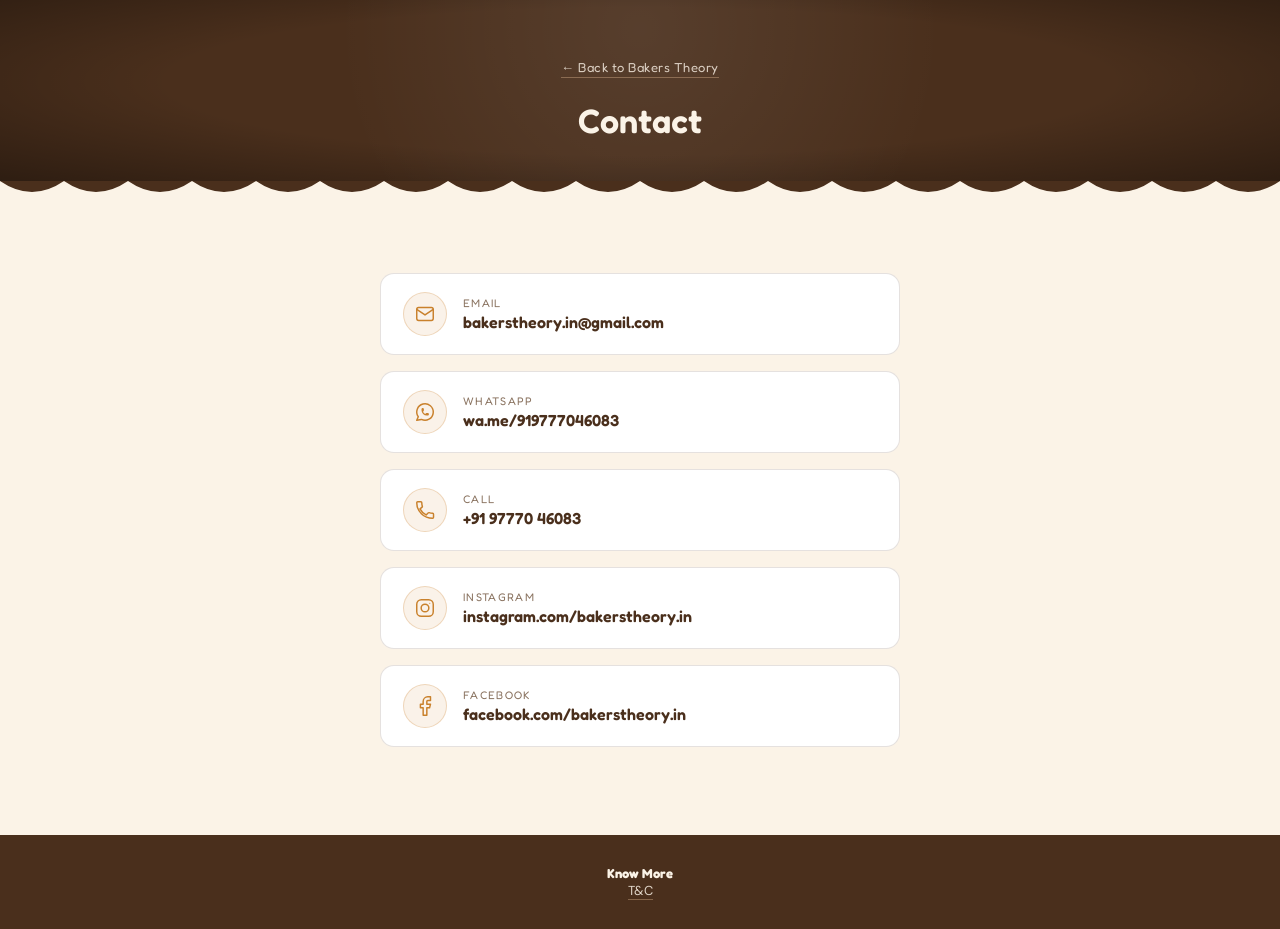
<file: contact.html>
<!DOCTYPE html>
<html lang="en">
<head>
<meta charset="UTF-8" />
<meta name="viewport" content="width=device-width, initial-scale=1.0" />
<title>Contact - Bakers Theory</title>
<link rel="preconnect" href="https://fonts.googleapis.com">
<link href="https://fonts.googleapis.com/css2?family=Fredoka:wght@400;500;600;700&family=DM+Sans:ital,wght@0,400;0,500;0,600;1,400&family=Allura&display=swap" rel="stylesheet">
<link rel="stylesheet" href="styles.css">
</head>
<body>
  <section class="page-header">
    <div class="wrap inner">
      <a class="back-link" href="/">&larr; Back to Bakers Theory</a>
      <h1>Contact</h1>
    </div>
  </section>
  <div class="scallop" aria-hidden="true">
    <svg viewBox="0 0 400 20" preserveAspectRatio="none">
      <path d="M0,0 Q10,20 20,0 Q30,20 40,0 Q50,20 60,0 Q70,20 80,0 Q90,20 100,0 Q110,20 120,0 Q130,20 140,0 Q150,20 160,0 Q170,20 180,0 Q190,20 200,0 Q210,20 220,0 Q230,20 240,0 Q250,20 260,0 Q270,20 280,0 Q290,20 300,0 Q310,20 320,0 Q330,20 340,0 Q350,20 360,0 Q370,20 380,0 Q390,20 400,0 L400,0 L0,0 Z" fill="var(--brown-deep)"/>
    </svg>
  </div>
  <section class="contact-section">
    <div class="contact-inner">
      <!-- <p class="contact-lede">Got a question, a custom order in mind, or just want to say hi before we open? We'd love to hear from you.</p> -->
      <ul class="contact-cards">
        <li>
          <span class="contact-icon" aria-hidden="true">
            <svg viewBox="0 0 24 24" fill="none" stroke="currentColor" stroke-width="1.6" stroke-linecap="round" stroke-linejoin="round"><rect x="3" y="5" width="18" height="14" rx="2"/><path d="M3 7l9 6 9-6"/></svg>
          </span>
          <span class="contact-detail">
            <span class="contact-label">Email</span>
            <a class="contact-value" href="mailto:bakerstheory.in@gmail.com">bakerstheory.in@gmail.com</a>
          </span>
        </li>
        <li>
          <span class="contact-icon" aria-hidden="true">
            <svg viewBox="0 0 24 24" fill="none" stroke="currentColor" stroke-width="1.6" stroke-linecap="round" stroke-linejoin="round"><path d="M3 21l1.65 -3.8a9 9 0 1 1 3.4 2.9l-5.05 .9"/><path d="M9 10a.5 .5 0 0 0 1 0v-1a.5 .5 0 0 0 -1 0v1a5 5 0 0 0 5 5h1a.5 .5 0 0 0 0 -1h-1a.5 .5 0 0 0 0 1"/></svg>
          </span>
          <span class="contact-detail">
            <span class="contact-label">WhatsApp</span>
            <a class="contact-value" href="https://wa.me/919777046083" target="_blank" rel="noopener noreferrer">wa.me/919777046083</a>
          </span>
        </li>
        <li>
          <span class="contact-icon" aria-hidden="true">
            <svg viewBox="0 0 24 24" fill="none" stroke="currentColor" stroke-width="1.6" stroke-linecap="round" stroke-linejoin="round"><path d="M6.6 10.8c1.4 2.8 3.8 5.2 6.6 6.6l2.2-2.2c.3-.3.7-.4 1.1-.3 1.2.4 2.5.6 3.8.6.6 0 1 .4 1 1V20c0 .6-.4 1-1 1C10.7 21 3 13.3 3 4c0-.6.4-1 1-1h3.5c.6 0 1 .4 1 1 0 1.3.2 2.6.6 3.8.1.4 0 .8-.3 1.1L6.6 10.8z"/></svg>
          </span>
          <span class="contact-detail">
            <span class="contact-label">Call</span>
            <a class="contact-value" href="tel:+919777046083">+91 97770 46083</a>
          </span>
        </li>
        <li>
          <span class="contact-icon" aria-hidden="true">
            <svg viewBox="0 0 24 24" fill="none" stroke="currentColor" stroke-width="1.6" stroke-linecap="round" stroke-linejoin="round"><rect x="3" y="3" width="18" height="18" rx="5"/><circle cx="12" cy="12" r="4.2"/><circle cx="17.2" cy="6.8" r="0.6" fill="currentColor" stroke="none"/></svg>
          </span>
          <span class="contact-detail">
            <span class="contact-label">Instagram</span>
            <a class="contact-value" href="https://instagram.com/bakerstheory.in" target="_blank" rel="noopener noreferrer">instagram.com/bakerstheory.in</a>
          </span>
        </li>
        <li>
          <span class="contact-icon" aria-hidden="true">
            <svg viewBox="0 0 24 24" fill="none" stroke="currentColor" stroke-width="1.6" stroke-linecap="round" stroke-linejoin="round"><path d="M18 2h-3a5 5 0 00-5 5v3H7v4h3v8h4v-8h3l1-4h-4V7a1 1 0 011-1h3z"/></svg>
          </span>
          <span class="contact-detail">
            <span class="contact-label">Facebook</span>
            <a class="contact-value" href="https://facebook.com/bakerstheory.in" target="_blank" rel="noopener noreferrer">facebook.com/bakerstheory.in</a>
          </span>
        </li>
      </ul>
    </div>
  </section>
<footer>
  <strong>Know More</strong><br/>
  <a href="/tandc">T&amp;C</a>
</footer>
</body>
</html>
</file>
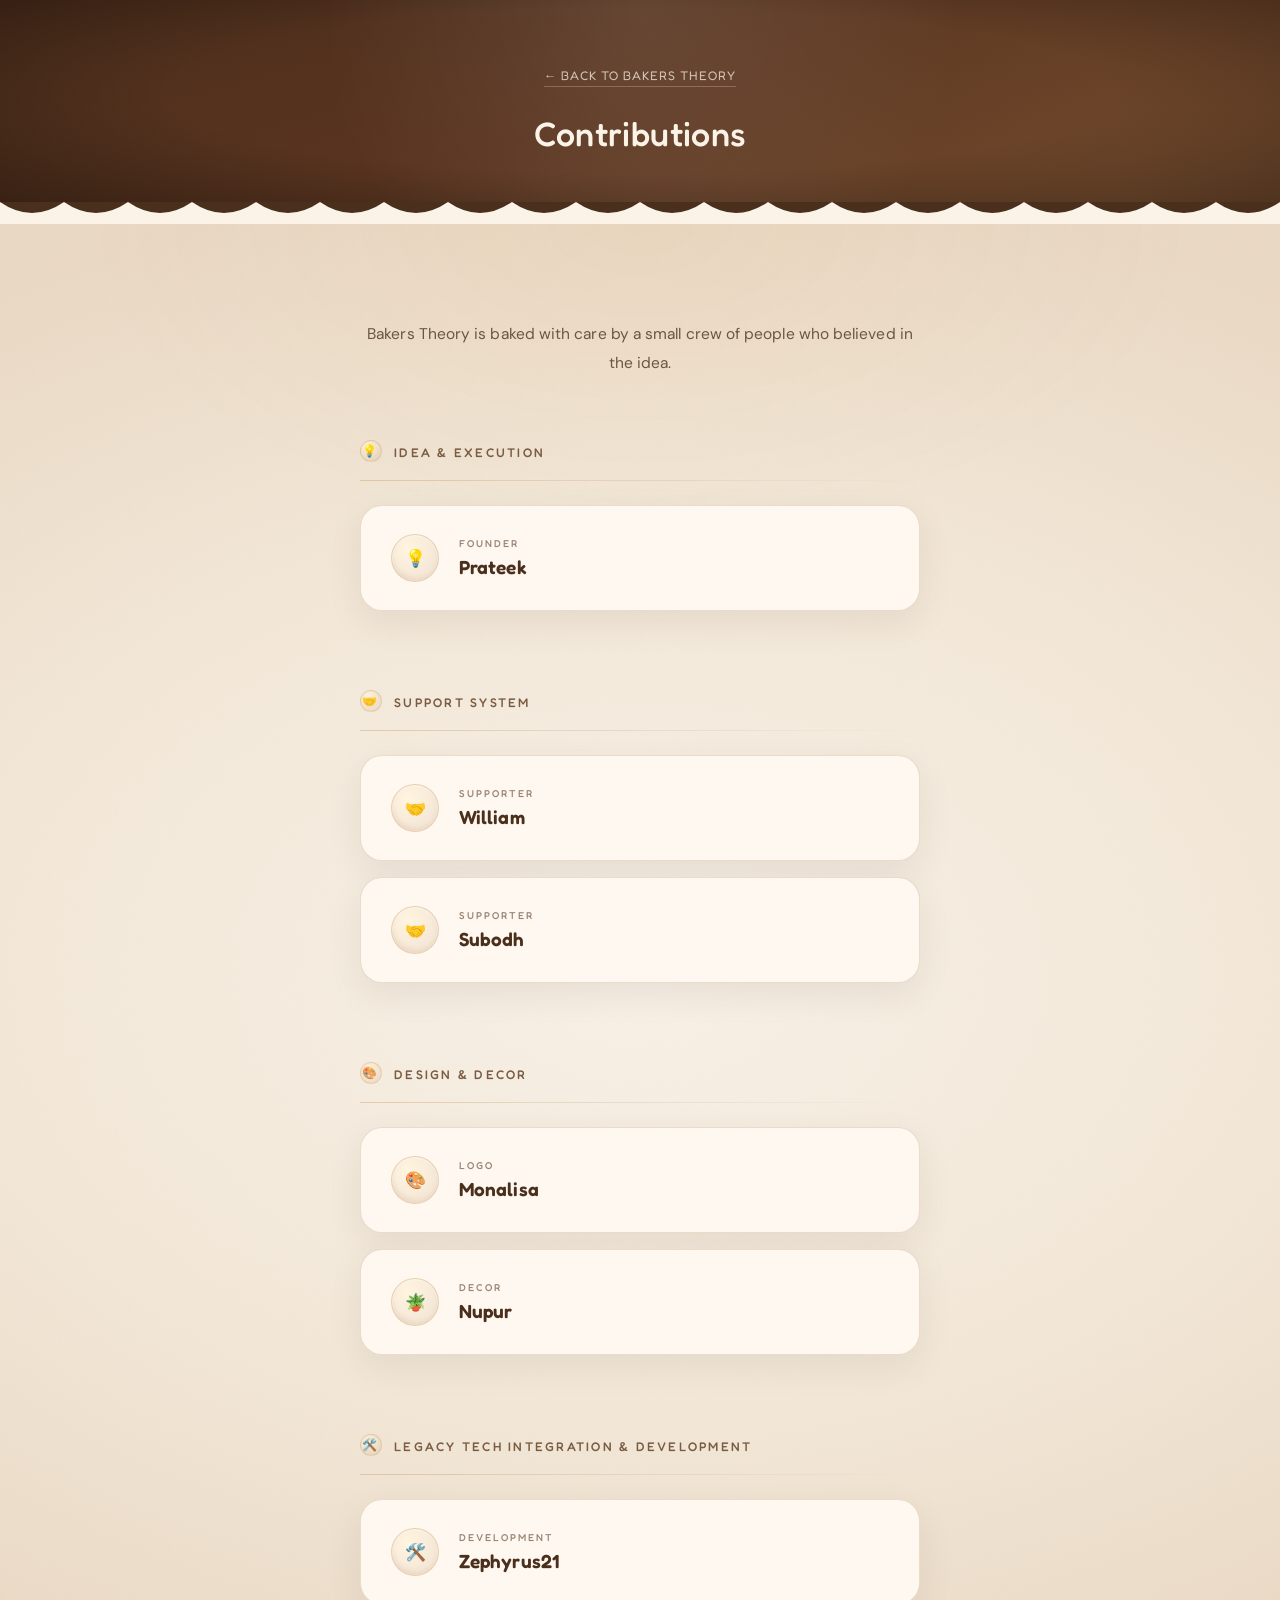
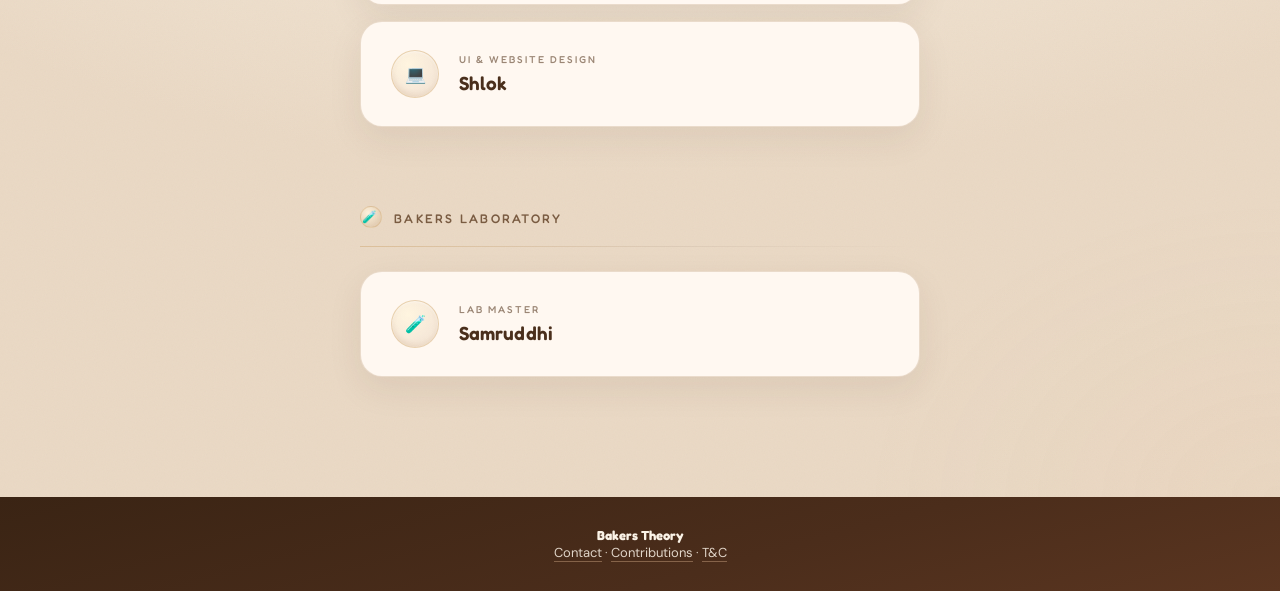
<file: contributions.html>
<!-- <a href="/contributions">Contributions</a> ·  -->
<!DOCTYPE html>
<html lang="en">
<head>
<meta charset="UTF-8" />
<meta name="viewport" content="width=device-width, initial-scale=1.0" />
<title>Contributions - Bakers Theory</title>
<link rel="preconnect" href="https://fonts.googleapis.com">
<link href="https://fonts.googleapis.com/css2?family=Fredoka:wght@400;500;600;700&family=DM+Sans:ital,wght@0,400;0,500;0,600;1,400&family=Allura&display=swap" rel="stylesheet">
<link rel="stylesheet" href="styles.css">
</head>
<body class="contributions">
  <section class="page-header">
    <div class="wrap inner">
      <a class="back-link" href="/">&larr; Back to Bakers Theory</a>
      <h1>Contributions</h1>
    </div>
  </section>
  <div class="scallop" aria-hidden="true">
    <svg viewBox="0 0 400 20" preserveAspectRatio="none">
      <path d="M0,0 Q10,20 20,0 Q30,20 40,0 Q50,20 60,0 Q70,20 80,0 Q90,20 100,0 Q110,20 120,0 Q130,20 140,0 Q150,20 160,0 Q170,20 180,0 Q190,20 200,0 Q210,20 220,0 Q230,20 240,0 Q250,20 260,0 Q270,20 280,0 Q290,20 300,0 Q310,20 320,0 Q330,20 340,0 Q350,20 360,0 Q370,20 380,0 Q390,20 400,0 L400,0 L0,0 Z" fill="var(--brown-deep)"/>
    </svg>
  </div>
  <section class="contact-section">
    <div class="contact-inner">
      <p class="contact-lede">Bakers Theory is baked with care by a small crew of people who believed in the idea.</p>

      <div class="contrib-group">
        <h2 class="contrib-group-title"><span class="contrib-icon" aria-hidden="true">💡</span><span class="contrib-title-text">Idea &amp; Execution</span></h2>
        <ul class="contact-cards">
          <li>
            <span class="contact-icon" aria-hidden="true">💡</span>
            <span class="contact-detail">
              <span class="contact-label">Founder</span>
              <span class="contact-dash" aria-hidden="true">&mdash;</span>
              <span class="contact-value">Prateek</span>
            </span>
          </li>
        </ul>
      </div>

      <div class="contrib-group">
        <h2 class="contrib-group-title"><span class="contrib-icon" aria-hidden="true">🤝</span><span class="contrib-title-text">Support System</span></h2>
        <ul class="contact-cards">
          <li>
            <span class="contact-icon" aria-hidden="true">🤝</span>
            <span class="contact-detail">
              <span class="contact-label">Supporter</span>
              <span class="contact-dash" aria-hidden="true">&mdash;</span>
              <span class="contact-value">William</span>
            </span>
          </li>
          <li>
            <span class="contact-icon" aria-hidden="true">🤝</span>
            <span class="contact-detail">
              <span class="contact-label">Supporter</span>
              <span class="contact-dash" aria-hidden="true">&mdash;</span>
              <span class="contact-value">Subodh</span>
            </span>
          </li>
        </ul>
      </div>

      <div class="contrib-group">
        <h2 class="contrib-group-title"><span class="contrib-icon" aria-hidden="true">🎨</span><span class="contrib-title-text">Design &amp; Decor</span></h2>
        <ul class="contact-cards">
          <li>
            <span class="contact-icon" aria-hidden="true">🎨</span>
            <span class="contact-detail">
              <span class="contact-label">Logo</span>
              <span class="contact-dash" aria-hidden="true">&mdash;</span>
              <span class="contact-value">Monalisa</span>
            </span>
          </li>
          <li>
            <span class="contact-icon" aria-hidden="true">🪴</span>
            <span class="contact-detail">
              <span class="contact-label">Decor</span>
              <span class="contact-dash" aria-hidden="true">&mdash;</span>
              <span class="contact-value">Nupur</span>
            </span>
          </li>
        </ul>
      </div>

      <div class="contrib-group">
        <h2 class="contrib-group-title"><span class="contrib-icon" aria-hidden="true">🛠️</span><span class="contrib-title-text">Legacy Tech Integration &amp; Development</span></h2>
        <ul class="contact-cards">
          <li>
            <span class="contact-icon" aria-hidden="true">🛠️</span>
            <span class="contact-detail">
              <span class="contact-label">Development</span>
              <span class="contact-dash" aria-hidden="true">&mdash;</span>
              <span class="contact-value">Zephyrus21</span>
            </span>
          </li>
          <li>
            <span class="contact-icon" aria-hidden="true">💻</span>
            <span class="contact-detail">
              <span class="contact-label">UI &amp; Website Design</span>
              <span class="contact-dash" aria-hidden="true">&mdash;</span>
              <span class="contact-value">Shlok</span>
            </span>
          </li>
        </ul>
      </div>

      <div class="contrib-group">
        <h2 class="contrib-group-title"><span class="contrib-icon" aria-hidden="true">🧪</span><span class="contrib-title-text">Bakers Laboratory</span></h2>
        <ul class="contact-cards">
          <li>
            <span class="contact-icon" aria-hidden="true">🧪</span>
            <span class="contact-detail">
              <span class="contact-label">Lab Master</span>
              <span class="contact-dash" aria-hidden="true">&mdash;</span>
              <span class="contact-value">Samruddhi</span>
            </span>
          </li>
        </ul>
      </div>

    </div>
  </section>
<footer>
  <strong>Bakers Theory</strong><br/>
  <a href="/contact">Contact</a> · <a href="/contributions">Contributions</a> · <a href="/tandc">T&amp;C</a>
</footer>
<script>
  (function () {
    var cards = document.querySelectorAll('.contact-cards li');
    var reduceMotion = window.matchMedia('(prefers-reduced-motion: reduce)').matches;

    if (reduceMotion || !('IntersectionObserver' in window)) {
      cards.forEach(function (card) { card.classList.add('in-view'); });
      return;
    }

    var observer = new IntersectionObserver(function (entries) {
      entries.forEach(function (entry) {
        if (entry.isIntersecting) {
          entry.target.classList.add('in-view');
          observer.unobserve(entry.target);
        }
      });
    }, { threshold: 0.15, rootMargin: '0px 0px -40px 0px' });

    cards.forEach(function (card, i) {
      card.style.transitionDelay = (Math.min(i, 6) * 60) + 'ms';
      observer.observe(card);
    });
  })();
</script>
</body>
</html>
</file>
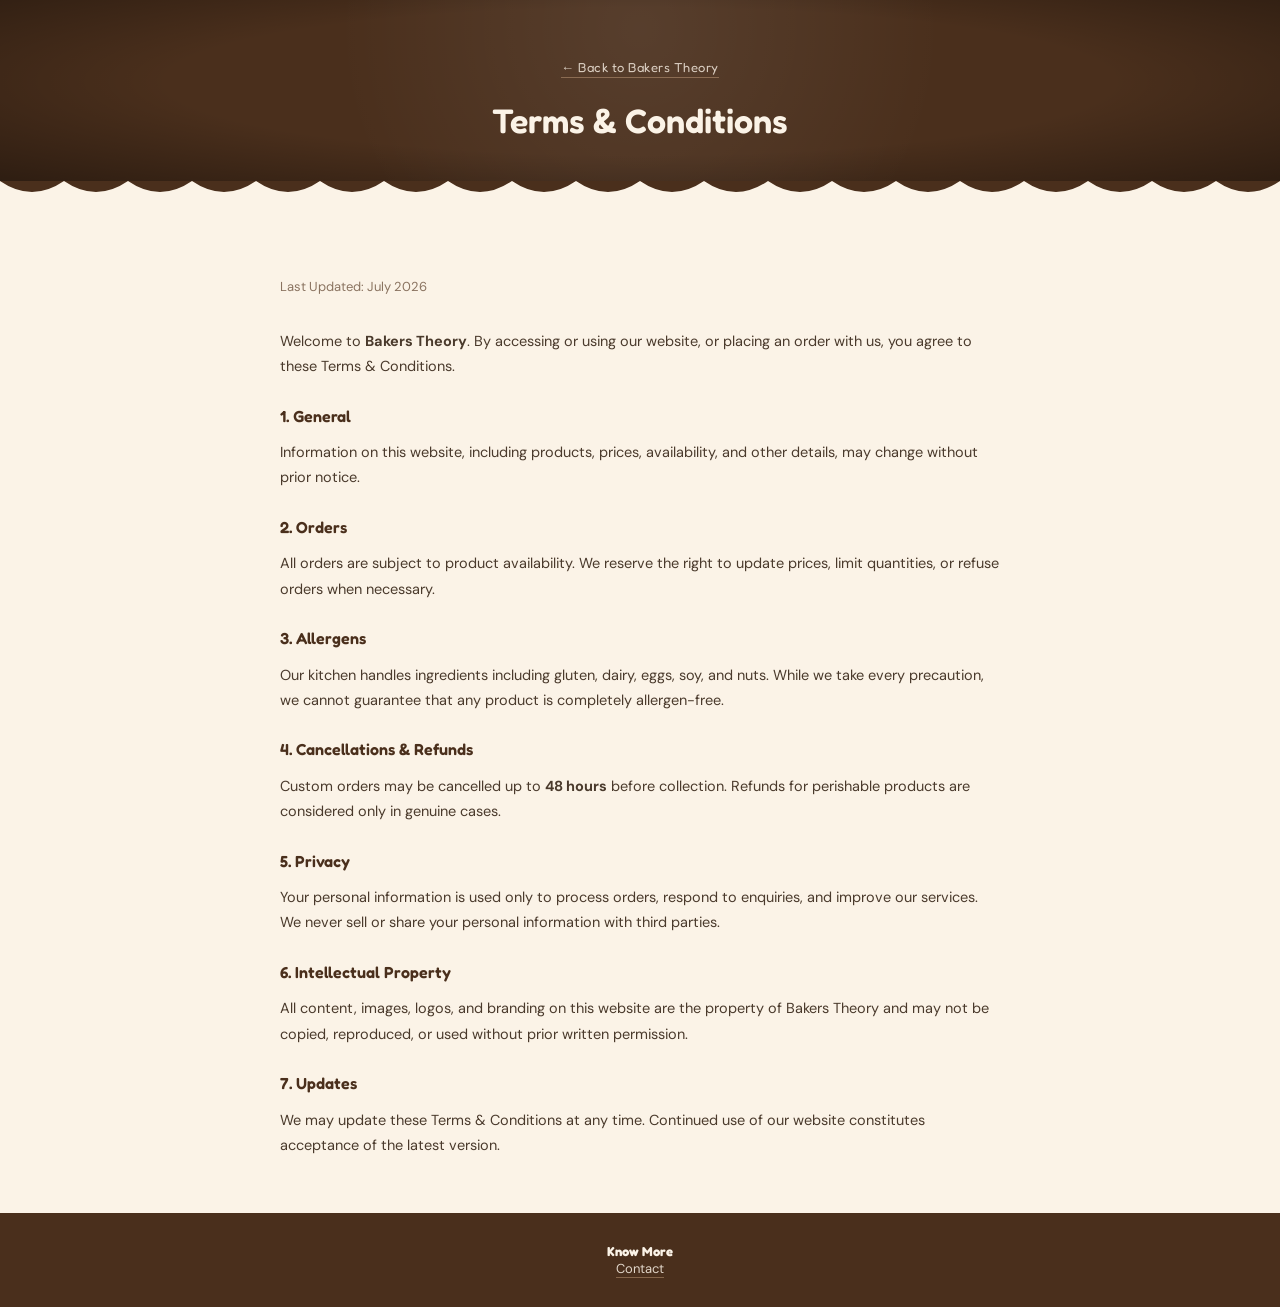
<file: tandc.html>
<!DOCTYPE html>
<html lang="en">
<head>
<meta charset="UTF-8" />
<meta name="viewport" content="width=device-width, initial-scale=1.0" />
<title>Terms & Conditions - Bakers Theory</title>
<link rel="preconnect" href="https://fonts.googleapis.com">
<link href="https://fonts.googleapis.com/css2?family=Fredoka:wght@400;500;600;700&family=DM+Sans:ital,wght@0,400;0,500;0,600;1,400&family=Allura&display=swap" rel="stylesheet">
<link rel="stylesheet" href="styles.css">
</head>

<body>

<section class="page-header">
  <div class="wrap inner">
    <a class="back-link" href="/">&larr; Back to Bakers Theory</a>
    <h1>Terms &amp; Conditions</h1>
  </div>
</section>

<div class="scallop" aria-hidden="true">
  <svg viewBox="0 0 400 20" preserveAspectRatio="none">
    <path d="M0,0 Q10,20 20,0 Q30,20 40,0 Q50,20 60,0 Q70,20 80,0 Q90,20 100,0 Q110,20 120,0 Q130,20 140,0 Q150,20 160,0 Q170,20 180,0 Q190,20 200,0 Q210,20 220,0 Q230,20 240,0 Q250,20 260,0 Q270,20 280,0 Q290,20 300,0 Q310,20 320,0 Q330,20 340,0 Q350,20 360,0 Q370,20 380,0 Q390,20 400,0 L400,0 L0,0 Z" fill="var(--brown-deep)"/>
  </svg>
</div>

<section class="terms">
  <div class="inner">

    <p class="updated">Last Updated: July 2026</p>

    <p>
      Welcome to <strong>Bakers Theory</strong>. By accessing or using our
      website, or placing an order with us, you agree to these Terms &amp;
      Conditions.
    </p>

    <h3>1. General</h3>
    <p>
      Information on this website, including products, prices, availability,
      and other details, may change without prior notice.
    </p>

    <h3>2. Orders</h3>
    <p>
      All orders are subject to product availability. We reserve the right to
      update prices, limit quantities, or refuse orders when necessary.
    </p>

    <h3>3. Allergens</h3>
    <p>
      Our kitchen handles ingredients including gluten, dairy, eggs, soy, and
      nuts. While we take every precaution, we cannot guarantee that any
      product is completely allergen-free.
    </p>

    <h3>4. Cancellations &amp; Refunds</h3>
    <p>
      Custom orders may be cancelled up to <strong>48 hours</strong> before
      collection. Refunds for perishable products are considered only in
      genuine cases.
    </p>

    <h3>5. Privacy</h3>
    <p>
      Your personal information is used only to process orders, respond to
      enquiries, and improve our services. We never sell or share your
      personal information with third parties.
    </p>

    <h3>6. Intellectual Property</h3>
    <p>
      All content, images, logos, and branding on this website are the
      property of Bakers Theory and may not be copied, reproduced, or used
      without prior written permission.
    </p>

    <h3>7. Updates</h3>
    <p>
      We may update these Terms &amp; Conditions at any time. Continued use of
      our website constitutes acceptance of the latest version.
    </p>

  </div>
</section>

<footer>
  <strong>Know More</strong><br>
  <a href="/contact">Contact</a>
</footer>

</body>
</html>
</file>
<file: styles.css>
:root{    
    --brown-deep:#4A2F1C;
    --brown-darker:#3A2414;
    --cream:#FBF3E7;
    --caramel:#C9812C;
    --caramel-warm:#D8A06A;
    --blush:#F2C9A0;
    --ink:#2B1B10;
    --line: rgba(74,47,28,0.14);
    --ease-luxury: cubic-bezier(.16,1,.3,1);
  }
  *{box-sizing:border-box;}
  html{scroll-behavior:smooth;}
  body{
    margin:0;
    min-height:100vh;
    display:flex;
    flex-direction:column;
    background:var(--cream);
    color:var(--ink);
    font-family:'DM Sans', sans-serif;
    -webkit-font-smoothing:antialiased;
  }
  h1,h2,h3,.display{
    font-family:'Fredoka', sans-serif;
    font-weight:600;
    color:var(--brown-deep);
    margin:0;
  }
  a{color:inherit;}
  .wrap{max-width:960px;margin:0 auto;padding:0 28px;}

  /* Scallop divider */
  .scallop{display:block;width:100%;height:22px;line-height:0;}
  .scallop svg{display:block;width:100%;height:100%;}

  /* HERO */
  .hero{
    background:var(--brown-deep);
    color:var(--cream);
    text-align:center;
    padding:104px 24px 64px;
    position:relative;
    overflow:hidden;
  }
  .hero::before{
    content:"";
    position:absolute;
    inset:0;
    background:
      radial-gradient(circle at 50% 16%, rgba(255,255,255,0.075), transparent 46%),
      radial-gradient(circle at 12% 88%, rgba(255,255,255,0.04), transparent 42%),
      radial-gradient(circle at 90% 80%, rgba(255,255,255,0.04), transparent 42%),
      radial-gradient(ellipse at 50% 45%, transparent 52%, rgba(0,0,0,0.38) 100%);
    pointer-events:none;
  }
  /* grain/noise overlay removed for a clean matte finish */

  /* SMS Login button */
  .sms-login-btn{
    position:absolute;
    top:24px;
    right:24px;
    z-index:5;
    display:flex;
    flex-direction:column;
    align-items:center;
    justify-content:center;
    line-height:1.15;
    text-decoration:none;
    font-family:'Fredoka', sans-serif;
    color:var(--cream);
    background:rgba(255,255,255,0.06);
    border:1.25px solid rgba(242,201,160,0.4);
    border-radius:999px;
    padding:9px 18px;
    cursor:pointer;
    transition:background .35s var(--ease-luxury), border-color .35s var(--ease-luxury), transform .35s var(--ease-luxury);
  }
  .sms-login-btn:hover,
  .sms-login-btn:focus-visible{
    background:rgba(255,255,255,0.12);
    border-color:var(--caramel);
    transform:translateY(-2px);
  }
  .sms-login-btn:focus-visible{
    outline:2px solid var(--caramel);
    outline-offset:2px;
  }
  .sms-login-btn .sms-main{
    font-size:14px;
    font-weight:700;
    letter-spacing:.04em;
  }
  .sms-login-btn .sms-sub{
    font-size:9.5px;
    font-weight:500;
    letter-spacing:.1em;
    text-transform:uppercase;
    color:var(--blush);
    margin-top:1px;
  }
  @media (max-width:480px){
    .sms-login-btn{top:16px; right:16px; padding:7px 14px;}
    .sms-login-btn .sms-main{font-size:12px;}
    .sms-login-btn .sms-sub{font-size:8px;}
  }

  @keyframes fadeSlideUp{
    from{opacity:0; transform:translateY(16px);}
    to{opacity:1; transform:translateY(0);}
  }

  .hero-announce{position:relative; margin-bottom:80px;}

  .script-line{
    display:flex;
    align-items:center;
    justify-content:center;
    gap:14px;
    margin:0 0 20px;
    line-height:1;
    font-family:'Allura', cursive;
    font-weight:400;
    font-size:clamp(30px, 6.4vw, 44px);
    color:var(--caramel-warm);
    opacity:0;
    animation:fadeSlideUp 650ms ease-out 0ms both;
  }
  .flourish{
    display:inline-block;
    width:34px;
    height:14px;
    flex:0 0 auto;
    opacity:0.75;
  }
  .flourish svg{display:block;width:100%;height:100%;}
  .flourish-right{transform:scaleX(-1);}

  .pill-wrap{
    display:flex;
    justify-content:center;
    margin:0 0 14px;
    opacity:0;
    animation:fadeSlideUp 650ms ease-out 200ms both;
  }
  .pill{
    display:inline-flex;
    align-items:center;
    white-space:nowrap;
    font-family:'Fredoka', sans-serif;
    font-weight:600;
    letter-spacing:0.2em;
    text-transform:uppercase;
    font-size:clamp(10.5px, 2.9vw, 13.5px);
    color:var(--cream);
    background:transparent;
    border:1.25px solid rgba(201,129,44,0.55);
    border-radius:999px;
    padding:11px clamp(16px, 4vw, 26px);
  }
  .pill .bullet{color:var(--caramel); margin:0 10px; font-size:0.8em;}

  .right-now{
    position:relative;
    display:inline-block;
    margin:0;
    font-family:'Fredoka', sans-serif;
    font-weight:600;
    letter-spacing:0.14em;
    text-transform:uppercase;
    font-size:clamp(12.5px, 2.6vw, 15px);
    color:rgba(251,243,231,0.72);
    opacity:0;
    animation:fadeSlideUp 650ms ease-out 350ms both;
  }
  .right-now .swoosh{
    position:absolute;
    left:50%;
    top:100%;
    transform:translateX(-50%);
    width:74px;
    height:14px;
    margin-top:6px;
    opacity:0.6;
  }
  .right-now .swoosh svg{display:block;width:100%;height:100%;}

  .logo-wrap{
    display:flex;
    flex-direction:column;
    align-items:center;
    justify-content:center;
    width:100%;
    text-align:center;
  }
  .logo-img{
    width:min(560px, 86vw);
    height:auto;
    margin:0 0 18px;
    display:block;
    overflow:visible;
    color:var(--cream);
    opacity:0;
    animation:fadeSlideUp 650ms ease-out 500ms both;
  }
  @media (max-width:480px){
    .hero{padding:80px 20px 56px;}
    .hero-announce{margin-bottom:64px;}
    .flourish{width:26px;}
    .pill{padding:10px clamp(14px, 5vw, 18px);}
  }
  .hero p.lede{
    max-width:520px;
    margin:18px auto 0;
    font-size:17px;
    line-height:1.7;
    color:rgba(251,243,231,0.86);
  }
  .oven-line{
    display:flex;
    align-items:center;
    justify-content:center;
    gap:10px;
    margin-top:34px;
    font-family:'Fredoka', sans-serif;
    font-size:15px;
    color:var(--blush);
  }
  .oven-line .dot{width:6px;height:6px;border-radius:50%; background:var(--caramel); animation:pulse 1.6s ease-in-out infinite;}
  .oven-line .dot:nth-child(4){animation-delay:.2s;}
  .oven-line .dot:nth-child(5){animation-delay:.4s;}
  @keyframes pulse{0%,100%{opacity:.35;} 50%{opacity:1;}}

  /* NOTIFY / STORY SECTION */
  .notify{padding:56px 24px 60px; text-align:center;}
  .notify h2{font-size:26px;margin-bottom:10px;}
  .notify p{max-width:460px;margin:0 auto 26px; color:#5b4534; line-height:1.6; font-size:15.5px;}
  .story{max-width:600px; margin:0 auto; text-align:left;}
  .story p{max-width:none; text-align:justify; line-height:1.5; margin-bottom:16px; color:#5b4534; font-size:15.5px;}
  .form-note{font-size:12.5px;color:#8a7360;margin-top:12px; text-align:center;}

  /* WHAT TO EXPECT + CONTACT */
  .details{
    background:var(--brown-deep);
    border-top:1px solid rgba(251,243,231,0.08);
    border-bottom:1px solid rgba(251,243,231,0.08);
    padding:80px 24px 88px;
    position:relative;
    overflow:hidden;
  }
  .details::before{
    content:"";
    position:absolute;
    inset:0;
    background:radial-gradient(circle at 50% 0%, rgba(255,255,255,0.06), transparent 55%);
    pointer-events:none;
  }
  .expect-inner{
    max-width:960px;
    margin:0 auto;
    text-align:center;
    position:relative;
    opacity:0;
    transform:translateY(24px);
    transition:opacity .7s ease-out, transform .7s ease-out;
  }
  .details.in-view .expect-inner{opacity:1; transform:translateY(0);}
  .expect-eyebrow{
    font-family:'Fredoka', sans-serif;
    font-size:12px;
    letter-spacing:.2em;
    text-transform:uppercase;
    color:var(--blush);
    opacity:.75;
    margin:0 0 14px;
  }
  .expect-heading{
    font-family:'Fredoka', sans-serif;
    font-weight:600;
    font-size:clamp(26px, 4vw, 34px);
    color:var(--cream);
    margin:0 0 48px;
    letter-spacing:.01em;
  }

  /* UPDATED INTERACTIVE GRID LAYOUT */
  .expect-grid{
    display: grid;
    grid-template-columns: repeat(auto-fill, minmax(220px, 1fr));
    gap: 28px;
    list-style: none;
    margin: 0 auto 56px;
    padding: 0;
  }
  .expect-grid li{
    background: rgba(255,255,255,0.03); /* Subtle luxury card background */
    border: 1px solid rgba(242,201,160,0.15);
    border-radius: 16px;
    overflow: hidden;
    text-align: center;
    cursor: pointer;
    font-family: 'DM Sans', sans-serif;
    font-size: 17px;
    font-weight: 500;
    color: rgba(251,243,231,0.92);
    padding-bottom: 20px;
    transition: transform 0.4s var(--ease-luxury), box-shadow 0.4s var(--ease-luxury), border-color 0.4s var(--ease-luxury), background 0.4s var(--ease-luxury);
  }
  .expect-grid li:hover{
    transform: translateY(-8px);
    box-shadow: 0 16px 32px rgba(0, 0, 0, 0.25);
    border-color: rgba(201,129,44,0.6); /* Caramel border glow on hover */
    background: rgba(255,255,255,0.06);
    color: var(--cream);
  }
  .expect-icon{
    width: 100%;
    aspect-ratio: 1 / 1;
    position: relative;
    background: rgba(0,0,0,0.15); /* Deepens the image well area slightly */
    display: block;
    margin-bottom: 16px;
    overflow: hidden;
  }
  .expect-icon img{
    position: absolute;
    top: 0;
    left: 0;
    width: 100%;
    height: 100%;
    padding: 32px; /* Adjust this to make the SVGs larger/smaller inside the squares */
    box-sizing: border-box;
    object-fit: contain;
    transition: transform 0.5s var(--ease-luxury);
  }
  .expect-grid li:hover .expect-icon img{
    transform: scale(1.1);
  }

  .expect-divider{
    width:64px;
    height:1px;
    margin:0 auto 0;
    background:linear-gradient(90deg, transparent, var(--caramel), transparent);
    opacity:.6;
  }

  @media (max-width:640px){
    .details{padding:64px 20px 72px;}
    .expect-heading{margin-bottom:40px;}
    /* On mobile, use a 2-column grid instead of 1 so cards aren't gigantic */
    .expect-grid{
        grid-template-columns: repeat(auto-fill, minmax(140px, 1fr));
        gap: 16px;
    }
    .expect-grid li { font-size: 15px; padding-bottom: 16px; }
    .expect-icon img { padding: 24px; }
  }

  @media (prefers-reduced-motion: reduce){
    .expect-inner{opacity:1; transform:none; transition:none;}
    .expect-grid li { transition: none; }
    .expect-icon img { transition: none; }
  }

  /* TERMS */
  .terms{padding:60px 24px 40px;}
  .terms .inner{max-width:720px;margin:0 auto;}

  /* TIMER STYLES */
  .timer-wrap{
    display:flex;
    align-items:center;
    justify-content:center;
    gap:18px;
    margin:28px 0 12px;
    padding:18px 22px;
    position:relative;
  }
  .timer-top{max-width:880px;margin-left:auto;margin-right:auto;}
  .timer-graphics{
    position:absolute;
    inset:auto auto 0 50%;
    transform:translateX(-50%);
    width:92%;
    height:64px;
    pointer-events:none;
    z-index:0;
    background: radial-gradient(closest-side at 10% 20%, rgba(201,129,44,0.06), transparent 20%),
                radial-gradient(closest-side at 90% 80%, rgba(216,160,106,0.05), transparent 18%);
    border-radius:14px;
  }
  .timer-display{
    position:relative;
    z-index:1;
    display:inline-block;
    background:linear-gradient(180deg, rgba(74,47,28,0.98), rgba(58,36,20,0.98));
    color:var(--cream);
    padding:18px 28px;
    border-radius:12px;
    font-family:'Fredoka', sans-serif;
    font-weight:700;
    font-size:clamp(28px,6vw,64px);
    letter-spacing:0.02em;
    box-shadow:0 8px 20px rgba(58,36,20,0.18), inset 0 -2px 0 rgba(255,255,255,0.02);
  }
  @media (max-width:640px){
    .timer-wrap{padding:12px 14px; margin:20px 0 8px}
    .timer-display{font-size:clamp(22px,10vw,44px); padding:12px 16px}
    .timer-graphics{height:44px}
  }
  .terms h2{font-size:24px;margin-bottom:6px;}
  .terms .updated{font-size:13px;color:#8a7360;margin-bottom:30px;}
  .terms h3{font-family:'Fredoka', sans-serif; font-size:16px; color:var(--brown-deep); margin:26px 0 8px;}
  .terms p, .terms li{font-size:14.5px; line-height:1.75; color:#4a3a2c;}
  .terms ul{padding-left:20px; margin:8px 0;}
  .terms ol{padding-left:20px; margin:8px 0;}
  .terms li{margin-bottom:4px;}

  /* ===================================================================
     PAGE HEADER (Contact / T&C / Contributions) — ORIGINAL, SHARED
     =================================================================== */
  .page-header{
    background:var(--brown-deep);
    color:var(--cream);
    text-align:center;
    padding:56px 24px 40px;
    position:relative;
    overflow:hidden;
  }
  .page-header::before{
    content:"";
    position:absolute;
    inset:0;
    background:
      radial-gradient(circle at 50% 16%, rgba(255,255,255,0.075), transparent 46%),
      radial-gradient(ellipse at 50% 45%, transparent 52%, rgba(0,0,0,0.38) 100%);
    pointer-events:none;
  }
  .page-header .inner{position:relative;}
  .back-link{
    display:inline-flex;
    align-items:center;
    gap:6px;
    font-family:'Fredoka', sans-serif;
    font-size:13px;
    letter-spacing:.04em;
    color:rgba(251,243,231,0.8);
    text-decoration:none;
    border-bottom:1px solid rgba(242,201,160,0.35);
    padding-bottom:2px;
    margin-bottom:22px;
    transition:color .2s ease, border-color .2s ease;
  }
  .back-link:hover, .back-link:focus-visible{color:var(--cream); border-color:var(--caramel-warm);}
  .page-header h1{color:var(--cream); font-size:clamp(26px, 4vw, 34px);}

  /* ===================================================================
     CONTACT + CONTRIBUTIONS CARDS — ORIGINAL, SHARED
     (used as-is by contact.html and tandc.html; contributions.html
     overrides these below, scoped to body.contributions only)
     =================================================================== */
  .contact-section{padding:70px 24px 88px;}
  .contact-inner{max-width:520px; margin:0 auto; text-align:center;}
  .contact-lede{font-size:15px; line-height:1.75; color:#4a3a2c; margin:0 0 40px;}
  .contact-cards{list-style:none; margin:0; padding:0; display:flex; flex-direction:column; gap:16px;}
  .contact-cards li{
    background:#fff;
    border:1px solid var(--line);
    border-radius:14px;
    padding:18px 22px;
    display:flex;
    align-items:center;
    gap:16px;
    text-align:left;
  }
  .contact-icon{
    font-size:20px;
    line-height:1;
    flex:0 0 auto;
    width:44px;
    height:44px;
    display:flex;
    align-items:center;
    justify-content:center;
    border-radius:50%;
    background:rgba(201,129,44,0.1);
    border:1px solid rgba(201,129,44,0.25);
  }
  .contact-icon img{width:24px;height:24px;object-fit:contain;display:block;}
  .contact-icon svg{width:22px;height:22px;display:block;color:var(--caramel);}
  .contact-detail{display:flex; flex-direction:column; gap:2px;}
  .contact-dash{display:none;}
  .contact-label{
    font-family:'Fredoka', sans-serif;
    font-size:11px;
    letter-spacing:.12em;
    text-transform:uppercase;
    color:#8a7360;
  }
  .contact-value{
    font-family:'Fredoka', sans-serif;
    font-weight:600;
    font-size:16px;
    color:var(--brown-deep);
    text-decoration:none;
    word-break:break-word;
  }
  a.contact-value:hover, a.contact-value:focus-visible{color:var(--caramel);}

  /* ===================================================================
     CONTRIBUTIONS-ONLY LUXURY REDESIGN
     Scoped to body.contributions so it can never leak onto Contact or
     T&C, even though they share the .page-header / .contact-* classes.
     Add class="contributions" to <body> in contributions.html.
     =================================================================== */
  body.contributions .page-header{
    padding:64px 24px 48px;
    background:linear-gradient(165deg, #4B2D1B 0%, #5A3520 52%, #6A4228 100%);
  }
  body.contributions .page-header::before{
    background:
      radial-gradient(circle at 50% 8%, rgba(255,255,255,0.09), transparent 48%),
      radial-gradient(circle at 88% 92%, rgba(200,154,91,0.10), transparent 55%),
      radial-gradient(ellipse at 50% 45%, transparent 52%, rgba(0,0,0,0.35) 100%);
  }
  body.contributions .back-link{
    font-size:12.5px;
    letter-spacing:.08em;
    text-transform:uppercase;
    color:rgba(251,243,231,0.72);
    border-bottom:1px solid rgba(242,201,160,0.3);
    padding-bottom:3px;
    margin-bottom:26px;
    transition:color .35s var(--ease-luxury), border-color .35s var(--ease-luxury);
  }
  body.contributions .back-link:hover,
  body.contributions .back-link:focus-visible{
    color:var(--cream);
    border-color:var(--caramel-warm);
  }
  body.contributions .page-header h1{
    font-weight:500;
    letter-spacing:.01em;
  }

  body.contributions .contact-section{
    padding:96px 24px 120px;
    position:relative;
    background:
      radial-gradient(ellipse 900px 500px at 50% 0%, rgba(201,129,44,0.06), transparent 62%),
      radial-gradient(ellipse 700px 500px at 100% 100%, rgba(216,160,106,0.05), transparent 60%),
      radial-gradient(ellipse 1200px 800px at 50% 40%, #F8F1E7 0%, #F3E8D8 55%, #EAD9C5 100%),
      radial-gradient(ellipse 1400px 900px at 50% 50%, transparent 55%, rgba(74,47,28,0.05) 100%);
  }
  body.contributions .contact-section::before{
    content:"";
    position:absolute;
    inset:0;
    pointer-events:none;
    opacity:.035;
    mix-blend-mode:multiply;
    background-image:url("data:image/svg+xml;utf8,<svg xmlns='http://www.w3.org/2000/svg' width='160' height='160'><filter id='n'><feTurbulence type='fractalNoise' baseFrequency='0.9' numOctaves='2' stitchTiles='stitch'/></filter><rect width='100%25' height='100%25' filter='url(%23n)'/></svg>");
    background-size:160px 160px;
  }
  body.contributions .contact-inner{
    max-width:560px;
    position:relative;
  }
  body.contributions .contact-lede{
    font-size:15.5px;
    line-height:1.85;
    color:#6b5644;
    font-weight:400;
    letter-spacing:.005em;
    margin:0 0 64px;
  }

  body.contributions .contact-cards li{
    background:#FFF8F1;
    border:1px solid rgba(170,130,90,0.25);
    border-radius:22px;
    padding:28px 30px;
    gap:20px;
    box-shadow:0 12px 35px rgba(70,40,20,0.08);
    transition:transform 420ms var(--ease-luxury), box-shadow 420ms var(--ease-luxury), border-color 420ms var(--ease-luxury), opacity 700ms ease, transform 700ms ease;
    opacity:0;
    transform:translateY(16px);
  }
  body.contributions .contact-cards li.in-view{
    opacity:1;
    transform:translateY(0);
  }
  body.contributions .contact-cards li:hover,
  body.contributions .contact-cards li:focus-within{
    transform:translateY(-3px);
    box-shadow:0 18px 44px rgba(70,40,20,0.12);
    border-color:rgba(200,154,91,0.4);
  }

  body.contributions .contact-icon{
    font-size:17px;
    width:48px;
    height:48px;
    background:radial-gradient(circle at 35% 30%, rgba(255,244,222,0.95), rgba(200,154,91,0.16) 62%, rgba(200,154,91,0.07) 100%);
    border:1px solid rgba(200,154,91,0.35);
    box-shadow:inset 0 1px 2px rgba(255,255,255,0.6), inset 0 -3px 5px rgba(154,102,42,0.14);
    transition:box-shadow 350ms var(--ease-luxury), transform 350ms var(--ease-luxury);
  }
  body.contributions .contact-cards li:hover .contact-icon{
    box-shadow:inset 0 1px 2px rgba(255,255,255,0.7), inset 0 -3px 6px rgba(154,102,42,0.2), 0 0 0 4px rgba(200,154,91,0.08);
  }

  body.contributions .contact-detail{
    align-items:flex-start;
    gap:6px;
  }

  body.contributions .contact-label{
    font-size:10px;
    font-weight:500;
    letter-spacing:.2em;
    opacity:.85;
  }

  body.contributions .contact-value{
    font-size:19px;
    letter-spacing:.005em;
    line-height:1.3;
  }
  body.contributions a.contact-value{
    transition:color 350ms var(--ease-luxury);
  }

  /* CONTRIBUTIONS GROUPS */
  .contrib-group{margin-top:80px;}
  .contrib-group:first-of-type{margin-top:8px;}
  .contrib-group-title{
    display:flex;
    align-items:center;
    gap:12px;
    font-family:'Fredoka', sans-serif;
    font-weight:500;
    font-size:12.5px;
    letter-spacing:.18em;
    text-transform:uppercase;
    text-align:left;
    color:#7a5c42;
    margin:0 0 24px;
    padding-bottom:18px;
    position:relative;
  }
  .contrib-group-title::after{
    content:"";
    position:absolute;
    left:0;
    bottom:0;
    width:100%;
    height:1px;
    background:linear-gradient(90deg, rgba(200,154,91,0.4), rgba(74,47,28,0.08) 55%, rgba(74,47,28,0));
  }
  .contrib-icon{
    display:inline-flex;
    flex:0 0 auto;
    align-items:center;
    justify-content:center;
    width:22px;
    height:22px;
    border-radius:50%;
    font-size:12px;
    line-height:1;
    background:radial-gradient(circle at 35% 30%, rgba(255,244,222,0.9), rgba(200,154,91,0.14) 70%);
    border:1px solid rgba(200,154,91,0.3);
    transform:translateY(-1px);
  }
  .contrib-title-text{display:inline-block;}

  @media (max-width:640px){
    body.contributions .contact-section{padding:72px 20px 88px;}
    body.contributions .contact-lede{margin-bottom:48px;}
    .contrib-group{margin-top:60px;}
    body.contributions .contact-cards li{padding:22px 22px; border-radius:20px;}
    body.contributions .contact-icon{width:44px; height:44px; font-size:16px;}
  }

  body.contributions footer{
    background:linear-gradient(165deg, #3A2414, #4B2D1B 60%, #5A3520 100%);
    box-shadow:0 -14px 34px rgba(30,15,5,0.22);
    color:rgba(248,241,231,0.75);
  }

  footer{
    margin-top:auto;
    background:var(--brown-deep);
    color:rgba(251,243,231,0.7);
    text-align:center;
    padding:30px 24px;
    font-size:13px;
  }
  footer strong{color:var(--cream); font-family:'Fredoka', sans-serif;}
  footer a{color:rgba(251,243,231,0.85); text-decoration:none; border-bottom:1px solid rgba(242,201,160,0.35);}
  footer a:hover, footer a:focus-visible{color:var(--cream);}
</file>
